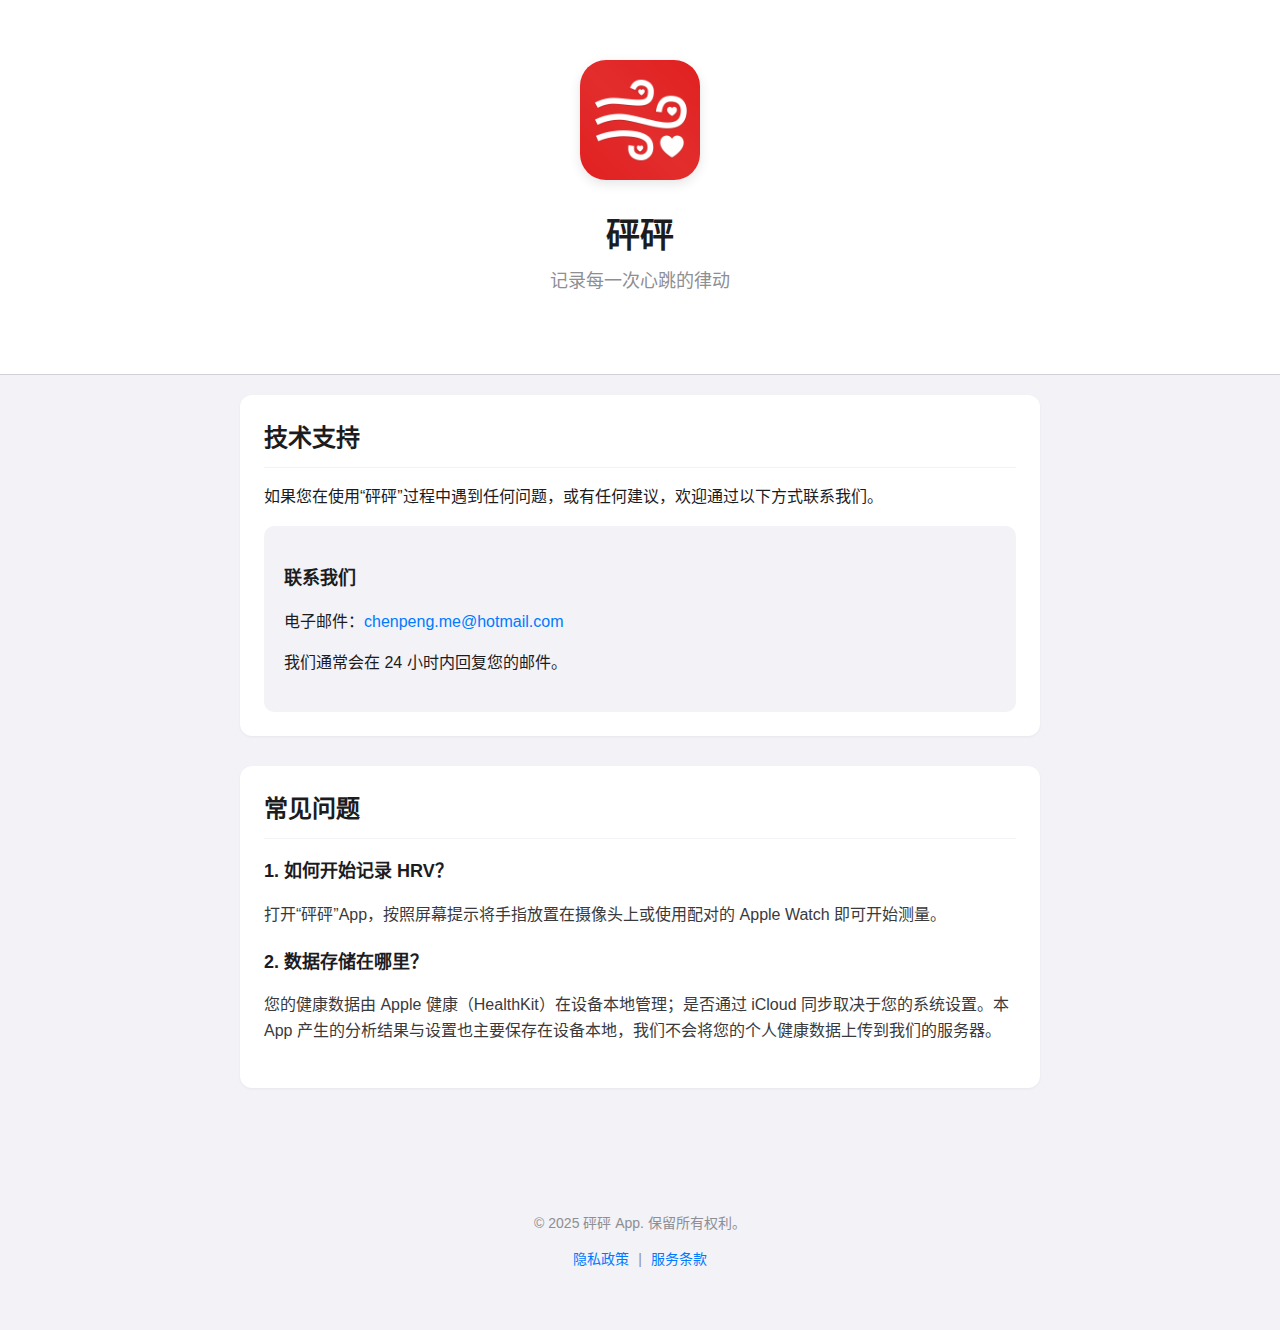
<file: docs/index.html>
<!DOCTYPE html>
<html lang="zh-CN">
<head>
    <meta charset="UTF-8">
    <meta name="viewport" content="width=device-width, initial-scale=1.0">
    <title>砰砰 - 技术支持</title>
    <link rel="stylesheet" href="style.css">
</head>
<body>
    <header>
        <div class="container">
            <img src="sf_anyview.jpg" alt="砰砰 App Icon" class="app-icon">
            <h1>砰砰</h1>
            <p class="tagline">记录每一次心跳的律动</p>
        </div>
    </header>

    <main class="container">
        <section id="support">
            <h2>技术支持</h2>
            <p>如果您在使用“砰砰”过程中遇到任何问题，或有任何建议，欢迎通过以下方式联系我们。</p>
            
            <div class="contact-card">
                <h3>联系我们</h3>
                <p>电子邮件：<a href="mailto:chenpeng.me@hotmail.com">chenpeng.me@hotmail.com</a></p>
                <p>我们通常会在 24 小时内回复您的邮件。</p>
            </div>
        </section>

        <section id="faq">
            <h2>常见问题</h2>
            <div class="faq-item">
                <h3>1. 如何开始记录 HRV？</h3>
                <p>打开“砰砰”App，按照屏幕提示将手指放置在摄像头上或使用配对的 Apple Watch 即可开始测量。</p>
            </div>
            <div class="faq-item">
                <h3>2. 数据存储在哪里？</h3>
                <p>您的健康数据由 Apple 健康（HealthKit）在设备本地管理；是否通过 iCloud 同步取决于您的系统设置。本 App 产生的分析结果与设置也主要保存在设备本地，我们不会将您的个人健康数据上传到我们的服务器。</p>
            </div>
        </section>
    </main>

    <footer>
        <div class="container">
            <p>&copy; 2025 砰砰 App. 保留所有权利。</p>
            <nav>
                <a href="privacy.html">隐私政策</a> | 
                <a href="terms.html">服务条款</a>
            </nav>
        </div>
    </footer>
</body>
</html>
</file>
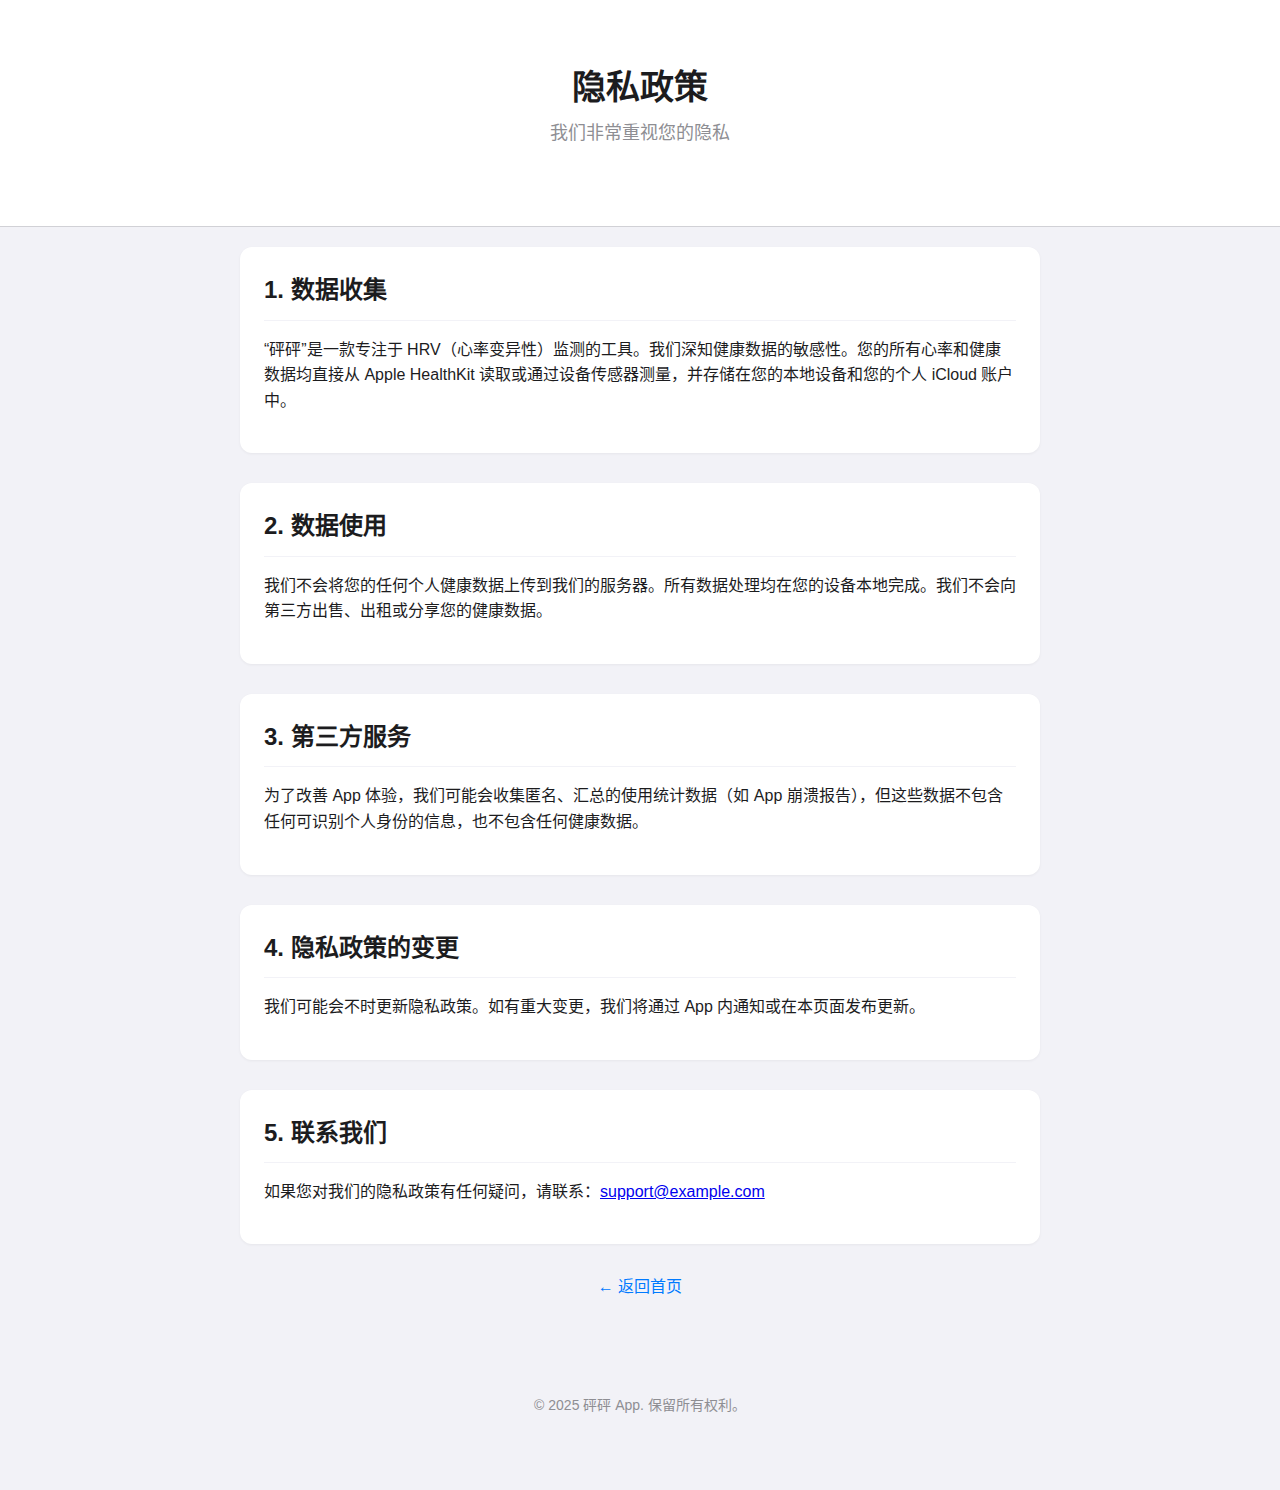
<file: docs/privacy.html>
<!DOCTYPE html>
<html lang="zh-CN">
<head>
    <meta charset="UTF-8">
    <meta name="viewport" content="width=device-width, initial-scale=1.0">
    <title>砰砰 - 隐私政策</title>
    <link rel="stylesheet" href="style.css">
</head>
<body>
    <header>
        <div class="container">
            <h1>隐私政策</h1>
            <p class="tagline">我们非常重视您的隐私</p>
        </div>
    </header>

    <main class="container">
        <section>
            <h2>1. 数据收集</h2>
            <p>“砰砰”是一款专注于 HRV（心率变异性）监测的工具。我们深知健康数据的敏感性。您的所有心率和健康数据均直接从 Apple HealthKit 读取或通过设备传感器测量，并存储在您的本地设备和您的个人 iCloud 账户中。</p>
        </section>

        <section>
            <h2>2. 数据使用</h2>
            <p>我们不会将您的任何个人健康数据上传到我们的服务器。所有数据处理均在您的设备本地完成。我们不会向第三方出售、出租或分享您的健康数据。</p>
        </section>

        <section>
            <h2>3. 第三方服务</h2>
            <p>为了改善 App 体验，我们可能会收集匿名、汇总的使用统计数据（如 App 崩溃报告），但这些数据不包含任何可识别个人身份的信息，也不包含任何健康数据。</p>
        </section>

        <section>
            <h2>4. 隐私政策的变更</h2>
            <p>我们可能会不时更新隐私政策。如有重大变更，我们将通过 App 内通知或在本页面发布更新。</p>
        </section>

        <section>
            <h2>5. 联系我们</h2>
            <p>如果您对我们的隐私政策有任何疑问，请联系：<a href="mailto:support@example.com">support@example.com</a></p>
        </section>

        <div style="text-align: center; margin-top: 20px;">
            <a href="index.html" style="color: var(--apple-blue); text-decoration: none;">&larr; 返回首页</a>
        </div>
    </main>

    <footer>
        <div class="container">
            <p>&copy; 2025 砰砰 App. 保留所有权利。</p>
        </div>
    </footer>
</body>
</html>
</file>
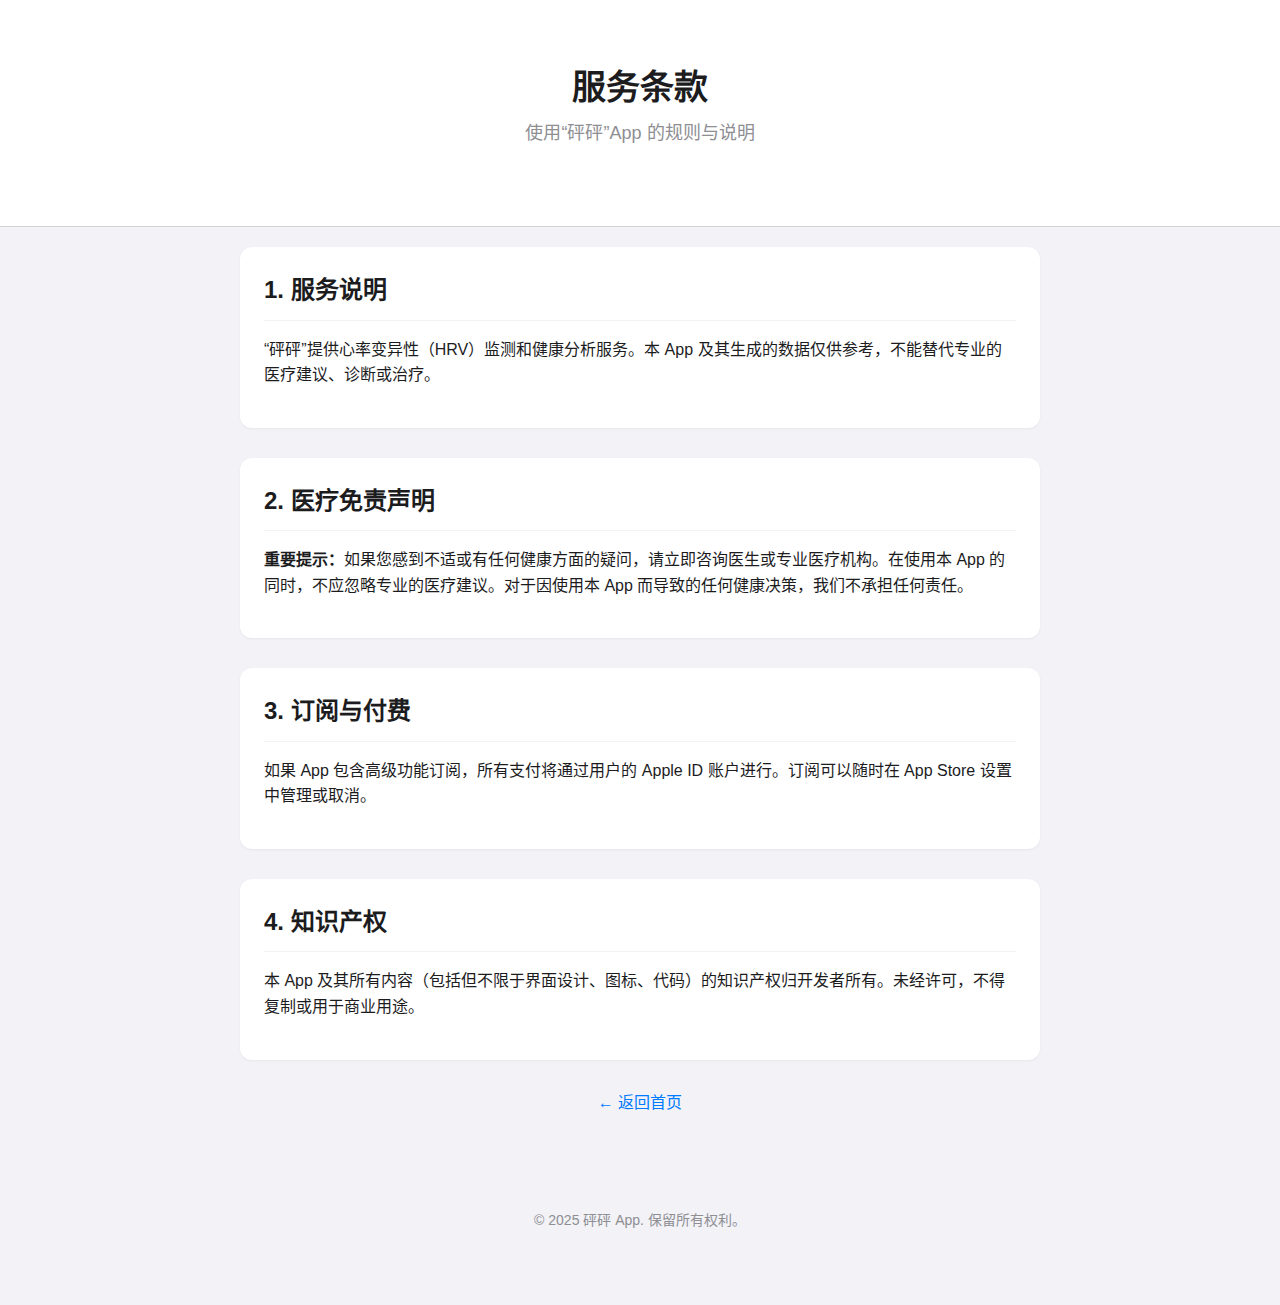
<file: docs/terms.html>
<!DOCTYPE html>
<html lang="zh-CN">
<head>
    <meta charset="UTF-8">
    <meta name="viewport" content="width=device-width, initial-scale=1.0">
    <title>砰砰 - 服务条款</title>
    <link rel="stylesheet" href="style.css">
</head>
<body>
    <header>
        <div class="container">
            <h1>服务条款</h1>
            <p class="tagline">使用“砰砰”App 的规则与说明</p>
        </div>
    </header>

    <main class="container">
        <section>
            <h2>1. 服务说明</h2>
            <p>“砰砰”提供心率变异性（HRV）监测和健康分析服务。本 App 及其生成的数据仅供参考，不能替代专业的医疗建议、诊断或治疗。</p>
        </section>

        <section>
            <h2>2. 医疗免责声明</h2>
            <p><strong>重要提示：</strong>如果您感到不适或有任何健康方面的疑问，请立即咨询医生或专业医疗机构。在使用本 App 的同时，不应忽略专业的医疗建议。对于因使用本 App 而导致的任何健康决策，我们不承担任何责任。</p>
        </section>

        <section>
            <h2>3. 订阅与付费</h2>
            <p>如果 App 包含高级功能订阅，所有支付将通过用户的 Apple ID 账户进行。订阅可以随时在 App Store 设置中管理或取消。</p>
        </section>

        <section>
            <h2>4. 知识产权</h2>
            <p>本 App 及其所有内容（包括但不限于界面设计、图标、代码）的知识产权归开发者所有。未经许可，不得复制或用于商业用途。</p>
        </section>

        <div style="text-align: center; margin-top: 20px;">
            <a href="index.html" style="color: var(--apple-blue); text-decoration: none;">&larr; 返回首页</a>
        </div>
    </main>

    <footer>
        <div class="container">
            <p>&copy; 2025 砰砰 App. 保留所有权利。</p>
        </div>
    </footer>
</body>
</html>
</file>
<file: docs/style.css>
:root {
    --apple-blue: #007AFF;
    --apple-gray: #8E8E93;
    --apple-light-gray: #F2F2F7;
    --apple-dark-gray: #1C1C1E;
    --apple-white: #FFFFFF;
    --apple-red: #FF3B30;
}

body {
    font-family: -apple-system, BlinkMacSystemFont, "Segoe UI", Roboto, Helvetica, Arial, sans-serif, "Apple Color Emoji", "Segoe UI Emoji";
    line-height: 1.6;
    color: var(--apple-dark-gray);
    background-color: var(--apple-light-gray);
    margin: 0;
    padding: 0;
}

.container {
    max-width: 800px;
    margin: 0 auto;
    padding: 20px;
}

header {
    background-color: var(--apple-white);
    text-align: center;
    padding: 40px 20px;
    border-bottom: 1px solid #D1D1D6;
}

.app-icon {
    width: 120px;
    height: 120px;
    border-radius: 26px;
    box-shadow: 0 4px 12px rgba(0,0,0,0.1);
    margin-bottom: 20px;
}

h1 {
    font-size: 34px;
    font-weight: 700;
    margin: 0;
}

.tagline {
    color: var(--apple-gray);
    font-size: 18px;
    margin-top: 5px;
}

main {
    padding-top: 40px;
}

section {
    background-color: var(--apple-white);
    border-radius: 12px;
    padding: 24px;
    margin-bottom: 30px;
    box-shadow: 0 1px 3px rgba(0,0,0,0.05);
}

h2 {
    font-size: 24px;
    font-weight: 600;
    margin-top: 0;
    margin-bottom: 16px;
    border-bottom: 1px solid var(--apple-light-gray);
    padding-bottom: 10px;
}

h3 {
    font-size: 18px;
    font-weight: 600;
    margin-bottom: 8px;
}

.contact-card {
    background-color: var(--apple-light-gray);
    border-radius: 10px;
    padding: 20px;
}

.contact-card a {
    color: var(--apple-blue);
    text-decoration: none;
}

.faq-item {
    margin-bottom: 20px;
}

.faq-item p {
    color: #3A3A3C;
}

footer {
    text-align: center;
    padding: 40px 20px;
    color: var(--apple-gray);
    font-size: 14px;
}

footer nav {
    margin-top: 10px;
}

footer a {
    color: var(--apple-blue);
    text-decoration: none;
    margin: 0 5px;
}

/* Mobile responsive */
@media (max-width: 600px) {
    .container {
        padding: 15px;
    }
    
    h1 {
        font-size: 28px;
    }
    
    .app-icon {
        width: 100px;
        height: 100px;
    }
}
</file>
